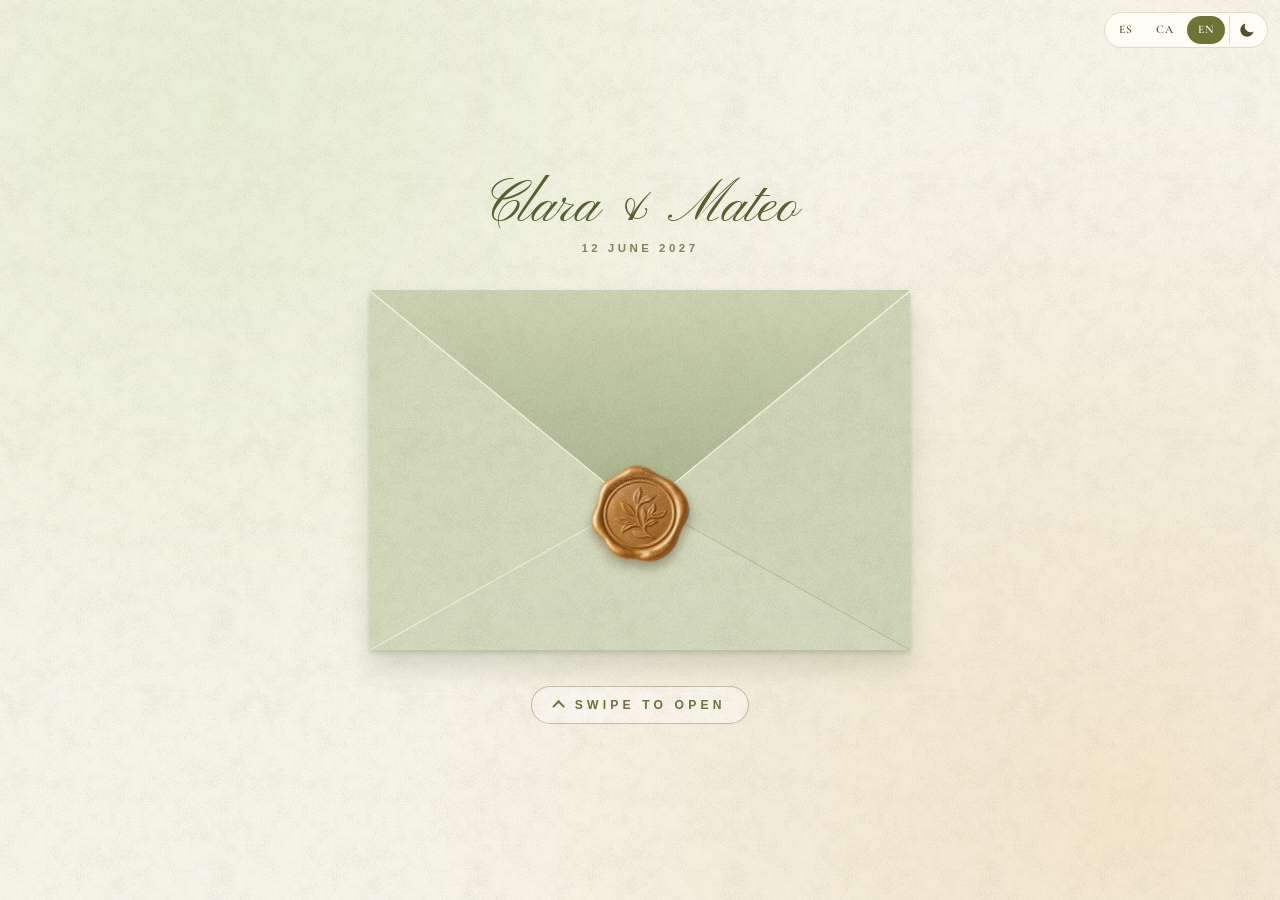
<file: index.html>
<!doctype html><html lang="es"><head><meta charset="utf-8"><meta name="robots" content="noindex"><meta http-equiv="refresh" content="0; url=d5/"><title>Clara &amp; Mateo</title><script>location.replace("d5/")</script></head><body><a href="d5/">Entrar</a></body></html>
</file>
<file: shared/form.css>
/* Estilos del formulario compartidos. Cada diseño define las variables --ink --accent --line --field --paper */
form{text-align:left;display:grid;gap:1rem}
form label{display:grid;gap:.3rem;font-weight:500}
form label small{font-weight:400;opacity:.7}
form input:not([type=radio]),form textarea,form select{font:inherit;padding:.7rem .85rem;border:1px solid var(--line);border-radius:var(--r,3px);background:var(--field);color:var(--ink);width:100%}
form input:focus,form textarea:focus,form select:focus{outline:2px solid var(--accent);outline-offset:1px}
fieldset{border:0;padding:0;margin:0;display:grid;gap:.35rem}
legend{font-weight:500;margin-bottom:.3rem;padding:0}
.opt{display:flex!important;align-items:center;gap:.6rem;font-weight:400!important;padding:.55rem .8rem;border:1px solid var(--line);border-radius:var(--r,3px);background:var(--field)}
.opt input{accent-color:var(--accent);width:1.1rem;height:1.1rem}
.opt:has(input:checked){border-color:var(--accent);box-shadow:inset 0 0 0 1px var(--accent)}
.sub{font-size:1.5rem;margin:1rem 0 0;color:var(--accent)}
.person{border:1px solid var(--line);padding:1rem;border-radius:var(--r,3px);display:grid;gap:.6rem;margin-bottom:.8rem;background:var(--paper)}
.person h4{margin:0}
.kid{display:grid;grid-template-columns:2fr 1fr;gap:.5rem;margin-bottom:.5rem}
.error{color:#b04545;min-height:1.2em;margin:0}
.deadline.closed{color:#b04545;font-weight:600}
.thanks{padding:2rem 1rem;border:1px solid var(--accent);border-radius:var(--r,3px);background:var(--field);text-align:center}
.thanks .script{font-size:2.6rem;margin:0}
.small{font-size:.92rem;opacity:.75}
[hidden]{display:none!important}
</file>
<file: d5/styles.css>
:root{--bg:#FFFDF8;--cream:#FBEBD6;--sage:#DCE5C8;--peach:#F3D7A8;--terra:#D68B62;--olive:#7C8238;--ink:#4C5230;--soft:#7b7f63;--line:#e4d9c3;--accent:#6E7436;--field:#FFFEFB;--paper:#FBF3E4;--r:14px}
*{box-sizing:border-box}html{scroll-behavior:smooth;-webkit-tap-highlight-color:transparent}
body{margin:0;font-family:'Cormorant Garamond',Georgia,serif;font-size:19px;line-height:1.55;color:var(--ink);background:var(--bg);overflow-x:hidden}
body.locked{overflow:hidden}
h1,h2,h3{margin:0;font-weight:400}.script{font-family:'Pinyon Script',cursive;font-weight:400;color:var(--terra)}
.eyebrow{text-transform:uppercase;letter-spacing:.28em;font-size:.76rem;margin:.3rem 0 1.4rem;color:var(--soft)}
.sr{position:absolute;width:1px;height:1px;overflow:hidden;clip:rect(0 0 0 0)}

.music{position:fixed;left:14px;bottom:14px;z-index:20;width:42px;height:42px;border-radius:50%;border:0;background:var(--accent);color:#fff;font-size:1.05rem;cursor:pointer;box-shadow:0 4px 14px #0003}
body.locked .music{display:none}

/* portada */
.hero{position:relative;min-height:100svh;display:flex;flex-direction:column;align-items:center;justify-content:center;text-align:center;padding:2rem 0 5rem;background:#fff}
.banner{display:block;width:100%;max-width:62rem;height:auto}
.welcome{font-style:italic;font-size:1.3rem;max-width:24rem;margin:1rem 1.2rem 0;color:var(--ink)}
.cue{position:absolute;right:14px;bottom:14px;width:42px;height:42px;border-radius:50%;background:var(--sage);color:var(--ink);display:grid;place-items:center;text-decoration:none;font-size:1.2rem;animation:bob 2s ease-in-out infinite}
@keyframes bob{50%{transform:translateY(6px)}}@media(prefers-reduced-motion:reduce){.cue{animation:none}}

/* cuenta atrás */
.count{text-align:center;padding:4rem 1.2rem;background:radial-gradient(circle at 8% 0%,#F3D7A88c,transparent 45%),radial-gradient(circle at 95% 100%,#BCD0E08c,transparent 45%),var(--sage);color:var(--ink)}
.count .eyebrow{color:var(--ink);opacity:.75;margin:.6rem 0}
.countdown{display:grid;grid-template-columns:repeat(4,1fr);gap:.5rem;max-width:28rem;margin:1.2rem auto}
.countdown div{padding:.9rem 0;background:#ffffffa6;border-radius:var(--r);box-shadow:0 6px 18px #5c6a3a1f}
.countdown b{display:block;font-weight:500;font-size:2.3rem;line-height:1.1;color:var(--accent)}
.countdown span{font-size:.62rem;text-transform:uppercase;letter-spacing:.16em;color:var(--soft)}
.count h2{font-size:3.2rem;color:var(--terra)}

.sec{padding:4.5rem 1.2rem;text-align:center}.sec>*{max-width:44rem;margin-left:auto;margin-right:auto}
.sec.tint{background:radial-gradient(circle at 100% 0%,#F3D7A866,transparent 50%),radial-gradient(circle at 0% 100%,#D6E5EB88,transparent 50%),var(--cream)}
.sec h2,.rsvp h2{font-size:3.1rem}
.arches{display:grid;gap:1.6rem;max-width:25rem!important;margin-bottom:1.6rem!important}
@media(min-width:820px){.arches{max-width:46rem!important;grid-template-columns:1fr 1fr}}
.arch-card{background:#fff;border-radius:999px 999px 18px 18px/170px 170px 18px 18px;padding:4.4rem 1.4rem 2.2rem;box-shadow:0 14px 34px #7c82381f;position:relative;display:flex;flex-direction:column;align-items:center}
.arch-card::before{content:"";position:absolute;inset:9px;border:1px solid var(--terra);border-radius:999px 999px 12px 12px/162px 162px 12px 12px;opacity:.45;pointer-events:none}
.arch-card h3{font-size:2.4rem;color:var(--terra)}.venue{text-transform:uppercase;letter-spacing:.14em;font-size:1.02rem;margin:.4rem 0 .1rem;font-weight:500}
.arch-card p{margin:.15rem 0}.when{font-size:2rem;color:var(--accent);margin:.5rem 0 .2rem!important}
.arch-card .btn{margin-top:auto}.arch-card p:last-of-type{margin-bottom:1.2rem}
.btn{display:inline-block;background:var(--accent);color:#fff;padding:.8rem 1.9rem;border:0;border-radius:99px;text-transform:uppercase;letter-spacing:.2em;font:inherit;font-size:.76rem;font-weight:600;text-decoration:none;cursor:pointer}
.btn.ghost{background:transparent;color:var(--accent);border:1px solid var(--accent)}.btn:disabled{opacity:.5}
.tl{list-style:none;margin:2rem auto 0;padding:0;position:relative;max-width:26rem}
.tl::before{content:"";position:absolute;left:50%;top:0;bottom:0;border-left:1px solid var(--terra)}
.tl li{position:relative;display:flex;flex-direction:column;width:50%;padding:.2rem 1.6rem 1.6rem}
.tl li:nth-child(odd){text-align:right;align-items:flex-end}.tl li:nth-child(even){margin-left:50%;text-align:left}
.tl li::before{content:"";position:absolute;top:.7rem;width:9px;height:9px;border-radius:50%;background:var(--terra)}
.tl li:nth-child(odd)::before{right:-5px}.tl li:nth-child(even)::before{left:-5px}
.tl b{font-weight:500;letter-spacing:.12em;font-size:1.05rem}.tl span{font-family:'Pinyon Script';font-size:1.9rem;color:var(--accent)}
.gal{display:grid;grid-template-columns:repeat(2,1fr);gap:.6rem;max-width:44rem!important}
.gal img{width:100%;aspect-ratio:3/4;object-fit:cover;border-radius:var(--r)}.gal img:nth-child(3n+1){grid-column:span 2;aspect-ratio:16/10}

/* dress code y regalos */
.dresswrap,.giftwrap{max-width:30rem!important}
.people{display:block;width:100%;height:auto;margin-bottom:-2px;position:relative;z-index:1}
.gift{display:block;width:120px;margin:0 auto -6px;position:relative;z-index:1}
.dresscard{background:#fff;border-radius:26px;padding:2rem 1.4rem;box-shadow:0 14px 34px #7c82381f;position:relative}
.dresswrap .dresscard{border-top-left-radius:26px}
.dresscard h3{font-family:'Cormorant Garamond',serif;font-size:1.6rem;letter-spacing:.14em;text-transform:uppercase;margin-bottom:.4rem}
.dresscard p{margin:.5rem 0}.avoid-t{font-style:italic;color:var(--soft);font-size:1.02rem}
.swatches{display:flex;justify-content:center;gap:.7rem;flex-wrap:wrap;margin-top:1rem}
.swatches i{width:3rem;height:3rem;border-radius:50%;border:2px solid #fff;box-shadow:0 2px 8px #0002;position:relative}
.swatches i::after{content:"";position:absolute;left:12%;right:12%;top:50%;height:1px;background:linear-gradient(90deg,transparent,#B8933F 20%,#B8933F 80%,transparent);transform:rotate(-45deg);opacity:.95;filter:drop-shadow(0 0 1px #fffa)}
.iban{font-size:1.45rem;letter-spacing:.08em;word-break:break-all;color:var(--accent)}

/* confirmación */
.rsvp{background:radial-gradient(circle at 0% 0%,#F3D7A866,transparent 45%),radial-gradient(circle at 100% 100%,#D6E5EB99,transparent 45%),var(--sage);padding:4.5rem 1.2rem;text-align:center}
.rsvp>*{max-width:34rem;margin-left:auto;margin-right:auto}.rsvp form{text-align:left}
.busbox{background:#fffdf8;border:1px solid var(--line);border-radius:var(--r);padding:1rem 1.1rem}.busbox p{margin:.3rem 0}
.rsvp form .opt,.rsvp form input,.rsvp form textarea,.rsvp form select{color:var(--ink)}
.rsvp .person{background:#ffffffb3}
.foot{text-align:center;padding:2.5rem 0 3rem;background:#fff}
.foot .script{font-size:2.6rem;margin:.4rem 0 0}.credit{font-size:.82rem;font-style:italic;opacity:.7;margin:.6rem 1rem 0}
.reveal{opacity:0;transform:translateY(26px);transition:opacity 1s,transform 1s}.reveal.in{opacity:1;transform:none}
@media(max-width:640px){.hero{overflow:hidden}.hero .banner{width:168%;max-width:none;flex:none}}
.intro .names{display:flex}
.intro .paper{opacity:.4}


/* ===== sobre apaisado, como el de la invitación ===== */
.intro{position:fixed;inset:0;z-index:30;border:0;padding:0;width:100%;cursor:pointer;color:#6B7240;
 display:flex;flex-direction:column;align-items:center;justify-content:center;gap:clamp(1.4rem,4vh,2.4rem);overflow:hidden;
 background:radial-gradient(circle at 18% 12%,#E9EFD6 0%,transparent 45%),radial-gradient(circle at 88% 90%,#F3E6CC 0%,transparent 50%),#F6F3E8;
 transition:opacity .9s 3s,visibility 0s 3.9s}
.intro.open{opacity:0;visibility:hidden}
.i-top{display:flex;flex-direction:column;align-items:center;gap:.2rem;text-align:center}
.i-top .script{font-size:clamp(2.4rem,7vw,3.6rem);line-height:1.1;color:#6B7240}
.i-top .dt{text-transform:uppercase;letter-spacing:.3em;font-size:.72rem;font-weight:600;color:#7d8460}
.env{--w:min(88vw,540px);position:relative;display:block;width:var(--w);aspect-ratio:1.5;transform:none;perspective:none}
.env>*{position:absolute;display:block}
.e-back{inset:0;background:#BEC5A3;border-radius:3px;box-shadow:0 18px 26px #4a56302e,0 3px 5px #4a563033}
.e-card{left:6%;top:7%;width:88%;aspect-ratio:2;background:#fff;border-radius:2px;box-shadow:0 2px 8px #0002;overflow:hidden;z-index:1;transition:transform 1s cubic-bezier(.3,.7,.2,1) .55s}
.e-card img{display:block;width:100%;height:100%;object-fit:cover}
.e-l,.e-r,.e-b{inset:0;z-index:2;border-radius:3px}
.e-l{background:#C3CAA8;clip-path:polygon(0 0,0 100%,50% 58%)}
.e-r{background:#BFC6A4;clip-path:polygon(100% 0,100% 100%,50% 58%)}
.e-b{background:linear-gradient(180deg,#CBD1B1,#C3C9A8);clip-path:polygon(0 100%,100% 100%,50% 58%)}
.e-folds{inset:0;width:100%;height:100%;z-index:3;pointer-events:none}
.e-paper{inset:0;z-index:4;pointer-events:none;border-radius:3px;background-image:url(../shared/img/papel.png);background-size:256px 256px;opacity:.9}
.e-flap{left:0;top:0;width:100%;height:62%;z-index:5;transform-style:preserve-3d;transform-origin:top;transition:transform .9s cubic-bezier(.5,0,.2,1)}
.e-flap i{position:absolute;inset:0;display:block;clip-path:polygon(0 0,100% 0,50% 100%);backface-visibility:hidden;-webkit-backface-visibility:hidden}
.e-flap .f{background:linear-gradient(180deg,#D4D9BC,#CCD2B3)}
.e-flap .bk{transform:rotateX(180deg);background-color:#D9DFC0;background-image:url("data:image/svg+xml;utf8,<svg xmlns='http://www.w3.org/2000/svg' width='64' height='64'><g fill='none' stroke='%237C8238' stroke-width='.8' opacity='.55'><path d='M10 54 C22 40 34 30 52 10'/><path d='M20 44 C14 40 12 34 14 28 C20 30 24 36 20 44Z' fill='%237C8238' fill-opacity='.18'/><path d='M30 34 C36 34 42 30 44 24 C38 22 32 26 30 34Z' fill='%237C8238' fill-opacity='.18'/><path d='M40 24 C34 22 30 16 32 10 C38 12 42 18 40 24Z' fill='%237C8238' fill-opacity='.18'/></g></svg>");background-size:56px 56px}
.e-flap::after{content:"";position:absolute;inset:0;clip-path:polygon(0 0,100% 0,50% 100%);background-image:url(../shared/img/papel.png);background-size:256px 256px;opacity:.9;backface-visibility:hidden;pointer-events:none}
.seal{--sw:calc(var(--w)*.27);position:absolute;left:50%;bottom:0;width:var(--sw);aspect-ratio:1.04;transform:translate(-50%,52%);backface-visibility:hidden;-webkit-backface-visibility:hidden;filter:drop-shadow(0 6px 6px #3d2a0c66)}
.seal img{display:block;width:100%;height:100%}
.seal b{position:absolute;left:50%;top:49%;transform:translate(-50%,-50%);display:flex;align-items:center;white-space:nowrap;font-family:'Pinyon Script',cursive;font-weight:400;font-size:calc(var(--sw)*.5);line-height:1;color:#17130b;text-shadow:0 1px 0 #ffe8a066,0 -1px 0 #00000033}
.seal .lj{margin-right:-.12em}.seal .lm{margin-left:-.02em}
.tap{text-transform:uppercase;letter-spacing:.34em;font-size:.76rem;font-weight:600;color:#6B7240;border:1px solid #6B724066;padding:.7rem 1.4rem;border-radius:99px;background:#ffffff66;white-space:nowrap;animation:pulse 2.6s ease-in-out infinite}
@keyframes pulse{50%{background:#ffffffaa;transform:translateY(-3px)}}
@media(prefers-reduced-motion:reduce){.tap{animation:none}}
.intro.open .e-flap{transform:rotateX(180deg)}
.intro.open .e-card{transform:translateY(-46%)}
.intro.open .tap,.intro.open .i-top{opacity:0;transition:opacity .4s}
.e-paper{clip-path:polygon(0 0,50% 58%,100% 0,100% 100%,0 100%)}

.seal{--sw:calc(var(--w)*.185);width:var(--sw);aspect-ratio:420/410;transform:translate(-50%,50%) rotate(-7deg)}

/* sobre: solapa más oscura con degradado y borde crema; lados y base más claros */
.e-l{background:#D3D9B9}.e-r{background:#CED5B4}.e-b{background:linear-gradient(180deg,#D9DEC1,#D2D8BA)}
.e-flap .f{background:linear-gradient(180deg,#C9D0AD 0%,#B5BE98 55%,#A3AE85 100%)}
.e-flap .edge{position:absolute;left:0;top:0;width:100%;height:100%;backface-visibility:hidden;-webkit-backface-visibility:hidden;pointer-events:none}

/* pie con la iglesia, como en la invitación */
.foot{padding:3.5rem 0 0;background:#fff;text-align:center;overflow:hidden}
.foot .script{font-size:3rem;margin:0}
.foot .dtf{text-transform:uppercase;letter-spacing:.34em;font-size:.76rem;margin:.4rem 0 0;color:var(--soft)}
.church{max-width:640px;margin:1.6rem auto 0;-webkit-mask-image:linear-gradient(180deg,transparent 0,#000 30%);mask-image:linear-gradient(180deg,transparent 0,#000 30%)}
.church img{display:block;width:100%;height:auto}
.foot .credit{margin:0;padding:1rem 1rem 1.2rem;background:var(--sage);color:var(--ink);opacity:1;font-size:.85rem}

/* ilustraciones de muestra (solo local) */
body.demo-ilus .busbox{background:#E8E6D9}
.demo-bus{display:block;width:62%;max-width:240px;height:auto;margin:0 auto .8rem}


/* invitados (ilustración propia, PNG transparente) */
.dresswrap{max-width:44rem!important}
.guests{display:block;width:100%;height:auto;margin-bottom:-14px;position:relative;z-index:1}
.dresswrap .dresscard{position:relative;z-index:2;max-width:34rem;margin:0 auto}

.dresswrap{max-width:34rem!important}
.guests{width:min(86%,440px);margin:0 auto -12px}

.giftwrap .gift{width:min(48%,170px);height:auto;margin:0 auto -18px;filter:drop-shadow(0 6px 10px #6b4a2a22)}

/* solapa abierta: apunta hacia arriba y queda DETRÁS de la tarjeta */
.e-flap .bk{clip-path:polygon(0 100%,100% 100%,50% 0)}
@keyframes flapz{0%,49%{z-index:5}50%,100%{z-index:0}}
.intro.open .e-flap{animation:flapz .9s forwards}

/* el sobre se adapta a la altura de la ventana y baja al abrir, para que la solapa abierta no se corte */
.env{--w:min(88vw,540px,calc((100svh - 190px)*1.5));transition:transform .9s cubic-bezier(.5,0,.2,1)}
.intro.open .env{transform:translateY(var(--dy,0px)) scale(var(--s,1));transform-origin:50% 0}

/* ===== colores: títulos en verde oliva oscuro, detalles dorados ===== */
:root{--terra:#B8933F;--gold:#B8933F;--head:#566030}
.script{color:var(--head)}
.arch-card h3,.count h2,.i-top .script{color:var(--head)}
.tl span{color:var(--head)}
.swatches i.white{box-shadow:0 0 0 1px #cfc8b2}
.swatches i{border-color:#fff;box-shadow:0 0 0 1px #d9d2bd,0 2px 8px #0002}

/* ===== formulario por pasos ===== */
.wiz-top{display:grid;gap:.5rem;justify-items:center;text-align:center;margin-bottom:.4rem}
#wizLbl{text-transform:uppercase;letter-spacing:.18em;font-size:.72rem;font-weight:600;color:var(--soft)}
.wiz-dots{display:flex;gap:.45rem}.wiz-dots i{width:.55rem;height:.55rem;border-radius:50%;background:#ffffff99;border:1px solid var(--gold);transition:all .4s}
.wiz-dots i.done{background:var(--gold)}.wiz-dots i.cur{background:var(--head);border-color:var(--head);transform:scale(1.35)}
.rsvp .step{display:none;gap:1rem;background:#ffffff8c;border-radius:var(--r);padding:1.4rem 1.2rem}
.rsvp form{overflow-x:clip}
.rsvp .step.on{display:grid;animation:stepInF .45s cubic-bezier(.25,.8,.25,1)}
form[data-dir=back] .step.on{animation-name:stepInB}
.rsvp .step.on.out{animation:stepOutF .26s ease-in forwards}
form[data-dir=back] .step.on.out{animation-name:stepOutB}
@keyframes stepInF{from{opacity:0;transform:translateX(60px)}to{opacity:1;transform:none}}
@keyframes stepInB{from{opacity:0;transform:translateX(-60px)}to{opacity:1;transform:none}}
@keyframes stepOutF{to{opacity:0;transform:translateX(-60px)}}
@keyframes stepOutB{to{opacity:0;transform:translateX(60px)}}
@media(prefers-reduced-motion:reduce){.rsvp .step.on{animation:none}}
.rsvp .step .sub{margin:0;text-align:center;font-family:'Pinyon Script',cursive;font-weight:400;font-size:2.2rem;color:var(--head)}
.rsvp .step .small{margin:0;text-align:center}
.rsvp #yes:not([hidden]){display:contents}
.wiz-nav{display:flex;gap:.8rem;justify-content:center;flex-wrap:wrap}
/* quiz estable: los botones quedan fijos abajo y todos los pasos tienen una altura parecida */
.wiz-bar{position:sticky;bottom:0;z-index:20;margin-top:.6rem;padding:.7rem 0 calc(.7rem + env(safe-area-inset-bottom))}
.wiz-bar.stuck{background:linear-gradient(to top,var(--sage) 65%,transparent)}
.wiz-bar .error{margin:0 0 .45rem;text-align:center;min-height:1.2em}
.rsvp .step{align-content:start}
.music{left:auto;right:14px;bottom:auto;top:calc(14px + env(safe-area-inset-top))}

/* hueco para fotos (solo local) */
.gal .ph{display:flex;flex-direction:column;align-items:center;justify-content:center;gap:.2rem;aspect-ratio:3/4;border:1.5px dashed var(--gold);border-radius:var(--r);background:#ffffff99;color:var(--head);font-size:1.1rem}
.gal .ph small{font-size:.8rem;opacity:.7}

/* galería en carrusel deslizable */
#galeria.g-carrusel .gal{display:flex;gap:.9rem;overflow-x:auto;scroll-snap-type:x mandatory;-webkit-overflow-scrolling:touch;scrollbar-width:none;max-width:none!important;padding:.4rem 11% 1rem;margin:0 -1.2rem}
#galeria.g-carrusel .gal::-webkit-scrollbar{display:none}
#galeria.g-carrusel .gal img,#galeria.g-carrusel .gal .ph{flex:0 0 78%;max-width:22rem;aspect-ratio:4/5!important;grid-column:auto!important;scroll-snap-align:center;object-fit:cover;border-radius:18px;box-shadow:0 14px 30px #7c82381f;border:6px solid #fff}
#galeria.g-carrusel .gal .ph{border:1.5px dashed var(--gold);box-shadow:none}
@media(min-width:820px){#galeria.g-carrusel .gal{justify-content:safe center;padding:.4rem 1rem 1rem;margin:0 auto}#galeria.g-carrusel .gal img,#galeria.g-carrusel .gal .ph{flex-basis:20rem}}
#galeria:not(.g-carrusel) .gdots{display:none}
.gdots{display:flex;gap:.45rem;justify-content:center;margin-top:.4rem}
.gdots i{width:.5rem;height:.5rem;border-radius:50%;border:1px solid var(--gold);cursor:pointer;transition:all .3s}
.gdots i.cur{background:var(--head);border-color:var(--head);transform:scale(1.3)}

/* galería en mosaico */
#galeria.g-mosaico .gal{display:grid;grid-template-columns:repeat(2,1fr);gap:.6rem;max-width:36rem!important;overflow:visible;padding:0;margin:0 auto}
#galeria.g-mosaico .gal img,#galeria.g-mosaico .gal .ph{grid-column:auto;width:100%;height:100%;aspect-ratio:3/4;object-fit:cover;border-radius:14px;border:0;box-shadow:0 10px 24px #7c82381a}
#galeria.g-mosaico .gal>.w{grid-column:span 2;aspect-ratio:16/10}
#galeria.g-mosaico .gal .ph{border:1.5px dashed var(--gold);box-shadow:none}

/* galería en polaroids */
#galeria.g-polaroid .gal{display:flex;flex-wrap:wrap;justify-content:center;gap:1.4rem .9rem;max-width:44rem!important;padding:.8rem 0 1rem;margin:0 auto}
#galeria.g-polaroid .gal img,#galeria.g-polaroid .gal .ph{width:calc(50% - 1.2rem);min-width:9rem;max-width:15rem;aspect-ratio:1/1.12;object-fit:cover;grid-column:auto;border:10px solid #fff;border-bottom-width:40px;border-radius:3px;box-shadow:0 10px 22px #4a56302e,0 2px 4px #4a563022;transition:transform .5s}
#galeria.g-polaroid .gal>:nth-child(4n+1){transform:rotate(-3.5deg)}
#galeria.g-polaroid .gal>:nth-child(4n+2){transform:rotate(2.5deg) translateY(10px)}
#galeria.g-polaroid .gal>:nth-child(4n+3){transform:rotate(1.5deg)}
#galeria.g-polaroid .gal>:nth-child(4n+4){transform:rotate(-2.5deg) translateY(8px)}
#galeria.g-polaroid .gal>:hover{transform:rotate(0) scale(1.04);z-index:2}
#galeria.g-polaroid .gal .ph{background:#fffdf8;border-color:#fff;color:var(--head);outline:1.5px dashed var(--gold);outline-offset:-10px}

/* ilustraciones de acuarela (el blanco del fondo se funde con la sección) */
.orn{display:block;margin:0 auto .2rem;width:clamp(96px,26vw,130px);height:auto}
.orn.car{width:clamp(110px,34vw,150px);margin:0 auto .6rem}
.rsvp>.orn{margin-bottom:.2rem}

.giftwrap .gift.dib{filter:none;width:min(52%,190px)}

.swatches i{border:3px solid #fff;box-shadow:0 0 0 1.5px var(--gold),0 3px 10px #0002}

/* muestras de pintura */
.swatches.chips{display:grid;grid-template-columns:repeat(3,1fr);gap:.7rem .6rem;max-width:22rem;margin:1.2rem auto 0}
@media(min-width:700px){.swatches.chips{grid-template-columns:repeat(6,1fr);max-width:30rem}}
.chip{margin:0;background:#fff;border:1px solid #e6dcc6;border-radius:6px;padding:.4rem .4rem .5rem;box-shadow:0 5px 14px #7c82381a}
.chip span{display:block;height:3.6rem;border-radius:3px;box-shadow:inset 0 0 0 1px #0000000f}
.chip figcaption{margin-top:.4rem;font-size:.7rem;line-height:1.15;text-transform:uppercase;letter-spacing:.1em;color:var(--soft);min-height:2.3em;display:flex;align-items:center;justify-content:center;text-align:center}

/* programa del día animado */
.tl.anim::before{opacity:.25}
.tl.anim::after{content:"";position:absolute;left:50%;top:0;bottom:0;border-left:1.5px solid var(--gold);transform:scaleY(var(--p,0));transform-origin:top;pointer-events:none}
.tl.anim li{opacity:0;transform:translateY(22px);transition:opacity .7s,transform .7s cubic-bezier(.25,.8,.25,1)}
.tl.anim li.in{opacity:1;transform:none}
.tl.anim li::before{transform:scale(0);transition:transform .5s cubic-bezier(.3,1.6,.5,1) .15s;background:var(--gold)}
.tl.anim li.in::before{transform:scale(1)}
.tl.anim li:nth-child(odd){transform:translate(-22px,10px)}.tl.anim li:nth-child(even){transform:translate(22px,10px)}
.tl.anim li.in:nth-child(n){transform:none}

/* fotos: aparición escalonada */
#galeria.g-polaroid .gal>*{--r:0deg;--ty:0px;transform:rotate(var(--r)) translateY(var(--ty))}
#galeria.g-polaroid .gal>:nth-child(4n+1){--r:-3.5deg}
#galeria.g-polaroid .gal>:nth-child(4n+2){--r:2.5deg;--ty:10px}
#galeria.g-polaroid .gal>:nth-child(4n+3){--r:1.5deg}
#galeria.g-polaroid .gal>:nth-child(4n+4){--r:-2.5deg;--ty:8px}
#galeria.g-polaroid .gal>:hover{transform:rotate(0) scale(1.05)}
#galeria.gal-anim .gal>*{transition:opacity .9s ease var(--d,0s),transform 1s cubic-bezier(.2,.9,.3,1.15) var(--d,0s),box-shadow .4s}
#galeria.gal-anim.g-polaroid .gal>*:not(.in){opacity:0;transform:translateY(-80px) rotate(calc(var(--r)*4)) scale(1.08)}
#galeria.gal-anim.g-mosaico .gal>*:not(.in){opacity:0;transform:translateY(36px) scale(.94)}
#galeria.g-mosaico .gal>img{cursor:zoom-in}#galeria.g-polaroid .gal>img{cursor:zoom-in}
#galeria.gal-anim .gal>.in:hover{transition-delay:0s}
.lightbox{position:fixed;inset:0;z-index:60;background:#1e2412e6;display:grid;place-items:center;padding:1rem;cursor:zoom-out;animation:lb .3s}
@keyframes lb{from{opacity:0}}
.lightbox img{max-width:100%;max-height:92vh;border-radius:6px;box-shadow:0 20px 60px #0008}
.lightbox button{position:absolute;top:12px;right:14px;width:42px;height:42px;border-radius:50%;border:0;background:#ffffff26;color:#fff;font-size:1.8rem;line-height:1;cursor:pointer}

/* frase de bienvenida: se oscurece al bajar, con pétalos cayendo */
.frase{height:135svh;background:#fff;position:relative}
.frase.static{height:auto;padding:5rem 0}
.frase-in{position:sticky;top:0;height:100svh;overflow:hidden;display:flex;flex-direction:column;align-items:center;justify-content:center;gap:1.6rem;padding:0 1.6rem;text-align:center}
.frase.static .frase-in{position:static;height:auto}
.frase .welcome{position:relative;z-index:1;font-family:'Cormorant Garamond',serif;font-style:italic;font-weight:500;font-size:clamp(2.5rem,10.5vw,4.4rem);line-height:1.16;max-width:30rem;margin:0;color:var(--head);text-wrap:balance}
.frase .wd{display:inline-block;opacity:.16;will-change:opacity}
.frase.static .wd{opacity:1}
.frase-line{position:relative;z-index:1;display:block;width:4.5rem;height:1px;background:var(--gold);transform:scaleX(var(--ln,0));opacity:.9}
.frase.static .frase-line{transform:none}
.petals{position:absolute;inset:0;z-index:0;pointer-events:none;overflow:hidden}
.petals i{position:absolute;top:0;display:block;background-size:100% 100%;background-repeat:no-repeat;will-change:transform,translate;
 animation:petalFall linear infinite,petalSpin linear infinite,petalFlip ease-in-out infinite alternate,petalSway ease-in-out infinite alternate}
@keyframes petalFall{from{translate:0 -12vh}to{translate:0 112vh}}
@keyframes petalSpin{from{rotate:0deg}to{rotate:360deg}}
@keyframes petalFlip{from{scale:1 1}to{scale:.4 1}}
@keyframes petalSway{from{transform:translateX(calc(var(--dx,20px)*-1))}to{transform:translateX(var(--dx,20px))}}



/* programa del día con la hora fija */
#timeline.pinned{padding:0;position:relative}
#timeline.pinned #tl{display:none}
.pd-in{position:sticky;top:0;height:100svh;display:flex;flex-direction:column;align-items:center;justify-content:center;padding:0 1.2rem;text-align:center}
.pd-in .eyebrow{margin-bottom:1rem}
.pd-stage{position:relative;width:100%;max-width:30rem;height:min(46svh,16rem);margin:1rem 0 1.6rem}
.pd-item{position:absolute;inset:0;display:flex;flex-direction:column;align-items:center;justify-content:center;gap:.4rem;opacity:0;transform:translateY(34px) scale(.97);transition:opacity .55s ease,transform .7s cubic-bezier(.25,.8,.25,1);pointer-events:none}
.pd-item.on{opacity:1;transform:none}
.pd-item.past{transform:translateY(-34px) scale(.97)}
.pd-item b{font-family:'Cormorant Garamond',serif;font-weight:500;font-size:clamp(3.6rem,17vw,5.6rem);line-height:1;letter-spacing:.04em;color:var(--gold)}
.pd-item span{font-family:'Pinyon Script',cursive;font-size:clamp(2.6rem,11vw,3.8rem);line-height:1.2;color:var(--head)}
.pd-dots{display:flex;align-items:flex-start;justify-content:center;gap:0;width:100%;max-width:28rem;position:relative}
.pd-dots i{flex:1;display:flex;flex-direction:column;align-items:center;gap:.5rem;position:relative}
.pd-dots i::before{content:"";position:absolute;top:5px;left:-50%;width:100%;height:1px;background:var(--gold);opacity:.3}
.pd-dots i:first-child::before{display:none}
.pd-dots u{width:11px;height:11px;border-radius:50%;border:1px solid var(--gold);background:var(--cream);position:relative;z-index:1;transition:all .4s}
.pd-dots small{font-size:.74rem;letter-spacing:.08em;color:var(--soft);transition:color .4s}
.pd-dots i.done::before,.pd-dots i.on::before{opacity:1}
.pd-dots i.done u{background:var(--gold)}
.pd-dots i.on u{background:var(--head);border-color:var(--head);transform:scale(1.5)}
.pd-dots i.on small{color:var(--head);font-weight:600}

/* galería en arcos: fotos con forma de puerta, escalonadas */
#galeria.g-arcos .gal{display:grid;grid-template-columns:1fr 1fr;gap:1.2rem .9rem;max-width:34rem!important;padding:0 0 2rem;margin:0 auto;overflow:visible}
#galeria.g-arcos .gal img,#galeria.g-arcos .gal .ph{grid-column:auto;width:100%;aspect-ratio:3/4.3;height:auto;object-fit:cover;border:0;border-radius:999px 999px 10px 10px;box-shadow:0 0 0 5px #fff,0 0 0 6px #B8933F99,0 14px 28px #7c82381f}
#galeria.g-arcos .gal>:nth-child(even){margin-top:2.4rem;margin-bottom:-2.4rem}
#galeria.g-arcos .gal .ph{background:#fffdf8;box-shadow:0 0 0 5px #fff,0 0 0 6px #B8933F99}

/* galería de marcos: paspartú blanco y fino filete dorado, como una pared de galería */
#galeria.g-marcos .gal{display:grid;grid-template-columns:repeat(2,1fr);gap:1.1rem;max-width:36rem!important;padding:.4rem .4rem 0;margin:0 auto;overflow:visible}
#galeria.g-marcos .gal img,#galeria.g-marcos .gal .ph{grid-column:auto;width:100%;height:100%;aspect-ratio:4/5;object-fit:cover;border:11px solid #fff;border-radius:1px;outline:1px solid #B8933F;outline-offset:5px;box-shadow:0 12px 26px #4a56302a}
#galeria.g-marcos .gal>.w{grid-column:span 2;aspect-ratio:3/2}
#galeria.g-marcos .gal .ph{background:#fffdf8}
#galeria.g-arcos .gal>img,#galeria.g-marcos .gal>img{cursor:zoom-in}
#galeria.gal-anim.g-arcos .gal>*:not(.in){opacity:0;transform:translateY(40px) scale(.95)}
#galeria.gal-anim.g-marcos .gal>*:not(.in){opacity:0;transform:scale(1.06)}

/* galería parallax: dos columnas que se mueven a distinto ritmo */
#galeria.g-parallax .gal{display:grid;grid-template-columns:1fr 1fr;gap:3.2rem 1rem;max-width:34rem!important;padding:1rem 0 4rem;margin:0 auto;overflow:visible}
#galeria.g-parallax .gal img,#galeria.g-parallax .gal .ph{grid-column:auto;width:100%;height:auto;aspect-ratio:3/4;object-fit:cover;border:0;border-radius:14px;box-shadow:0 16px 34px #4a56302e;will-change:translate}
#galeria.g-parallax .gal>:nth-child(even){margin-top:4.5rem}
#galeria.g-parallax .gal>img{cursor:zoom-in}
#galeria.gal-anim.g-parallax .gal>*:not(.in){opacity:0;transform:scale(.94)}

/* galería tira de película: cinta oscura con perforaciones, avanza al bajar */
#galeria.g-pelicula .gal{display:flex;gap:12px;overflow-x:auto;scrollbar-width:none;max-width:none!important;margin:0 -1.2rem;padding:34px 22px;
 background:
  repeating-linear-gradient(90deg,#F6F3E8 0 13px,transparent 13px 28px) 0 9px/100% 10px no-repeat local,
  repeating-linear-gradient(90deg,#F6F3E8 0 13px,transparent 13px 28px) 0 calc(100% - 9px)/100% 10px no-repeat local,
  #2f3620;
 box-shadow:0 14px 30px #2f362044}
#galeria.g-pelicula .gal::-webkit-scrollbar{display:none}
#galeria.g-pelicula .gal img,#galeria.g-pelicula .gal .ph{flex:0 0 auto;width:min(46vw,11rem);aspect-ratio:3/4;height:auto;object-fit:cover;grid-column:auto;border:2px solid #1d2214;border-radius:2px;box-shadow:none;cursor:zoom-in}
#galeria.g-pelicula .gal .ph{background:#fffdf8}
@media(min-width:820px){#galeria.g-pelicula .gal{margin:0 auto;max-width:56rem!important}#galeria.g-pelicula .gal img{width:12.5rem}}

/* galería destacada: foto grande + miniaturas */
#galeria.g-destacada .gd-main{position:relative;width:min(88vw,30rem);margin:0 auto .9rem;aspect-ratio:4/5;border-radius:16px;overflow:hidden;box-shadow:0 18px 40px #4a56303a;border:6px solid #fff;cursor:zoom-in;background:#f1eee2}
#galeria.g-destacada .gd-main img{display:block;width:100%;height:100%;object-fit:cover;transition:opacity .35s,transform .6s}
#galeria.g-destacada .gd-main img.sw{opacity:0;transform:scale(1.04)}
.gd-count{position:absolute;right:10px;bottom:10px;background:#1e2412aa;color:#fff;font-size:.72rem;letter-spacing:.14em;padding:.25rem .6rem;border-radius:99px}
#galeria.g-destacada .gal{display:flex;gap:.55rem;overflow-x:auto;scrollbar-width:none;max-width:30rem!important;margin:0 auto;padding:.3rem .2rem .6rem;justify-content:safe center}
#galeria.g-destacada .gal::-webkit-scrollbar{display:none}
#galeria.g-destacada .gal img,#galeria.g-destacada .gal .ph{flex:0 0 auto;width:4.2rem;height:4.2rem;aspect-ratio:1;object-fit:cover;grid-column:auto;border:0;border-radius:10px;opacity:.55;cursor:pointer;transition:opacity .3s,transform .3s,box-shadow .3s}
#galeria.g-destacada .gal img.act{opacity:1;transform:translateY(-3px);box-shadow:0 0 0 2px #fff,0 0 0 3.5px #B8933F}

/* código de vestimenta más compacto en móvil */
@media(max-width:640px){
 #dress.sec{padding:3rem 1.4rem 2.6rem}
 #dress .guests{width:min(70%,300px);margin-bottom:-10px}
 #dress .dresscard{padding:1.7rem 1.6rem 1.6rem;border-radius:20px}
 #dress .dresscard h3{font-size:1.25rem;margin-bottom:.1rem}
 #dress .dresscard p{font-size:1rem;line-height:1.5;margin:.5rem 0}
 #dress .avoid-t{font-size:1rem;line-height:1.5;margin-top:1rem}
 .swatches.chips{gap:.4rem;margin-top:.7rem;max-width:none}
 .chip{padding:.28rem .28rem .32rem;border-radius:5px}
 .chip span{height:1.7rem;border-radius:2px}
 .chip figcaption{margin-top:.25rem;font-size:.56rem;letter-spacing:.07em;min-height:2.15em}
}

/* muestras sin nombre: solo color, en una fila */
.swatches.chips.nocap{grid-template-columns:repeat(6,1fr);max-width:24rem;gap:.45rem}
.swatches.chips.nocap .chip{padding:.3rem}
.swatches.chips.nocap .chip span{height:2.6rem}
@media(max-width:640px){.swatches.chips.nocap .chip span{height:2.2rem}.swatches.chips.nocap .chip{padding:.25rem}}


/* fotos sobre fondo crema, para que el paspartú blanco se note */
#galeria{background:radial-gradient(circle at 0% 0%,#F3D7A83d,transparent 55%),radial-gradient(circle at 100% 100%,#DCE5C84d,transparent 55%),#F6EFE0}

/* hortensias de la portada (acuarela; el blanco se funde con el fondo) */
.hyd{position:absolute;height:auto;pointer-events:none;z-index:0}
.hyd.tr{top:0;right:0;width:min(64vw,460px)}
.hyd.bl{bottom:0;left:0;width:min(62vw,450px)}
.hero>.banner,.hero>.welcome,.hero>.cue{position:relative;z-index:1}
@media(min-width:561px){.hyd.tr{width:clamp(220px,31vw,470px)}.hyd.bl{width:clamp(220px,30vw,450px)}}

/* ramos a sangre (cortados por el borde de la pantalla) */
.hyd.tr{top:-7%;right:-10%;width:min(84vw,42svh,560px)}
.hyd.bl{bottom:0;left:-11%;width:min(84vw,42svh,560px)}
@media(min-width:561px){.hyd.tr{top:-6%;right:-6%;width:min(38vw,46svh,620px)}.hyd.bl{bottom:0;left:-6%;width:min(38vw,46svh,620px)}}

/* dorado: polvo que brilla y adorno bajo la frase */
.petals b{position:absolute;display:block;border-radius:50%;background:radial-gradient(circle,#FFF3C4 0,#F0D48A 35%,#D9B25A 60%,rgba(217,178,90,0) 72%);opacity:0;mix-blend-mode:normal;animation:goldTwinkle ease-in-out infinite,goldDrift ease-in-out infinite alternate}
@keyframes goldTwinkle{0%,100%{opacity:0;transform:scale(.4)}50%{opacity:.95;transform:scale(1)}}
@keyframes goldDrift{from{margin-top:0}to{margin-top:-46px}}
.frase-line{display:flex;align-items:center;justify-content:center;width:7rem;height:1px;background:linear-gradient(90deg,transparent,#B8933F 30%,#B8933F 70%,transparent);transform:scaleX(var(--ln,0))}
.frase-line u{display:block;width:7px;height:7px;background:#D9B25A;transform:rotate(45deg);flex:none;box-shadow:0 0 8px #E7C873}
.frase.static .frase-line{transform:none}

/* dibujos nuevos (más resolución) */
.orn.car{width:clamp(96px,28vw,130px);margin:0 auto .5rem}
.giftwrap .gift.dib{width:min(46%,170px)}
.church{max-width:720px}

/* número de cuenta: sutil, en dos líneas */
.iban.ib{display:flex;flex-direction:column;align-items:center;gap:.15rem;margin:1rem auto .4rem;padding:.9rem 1rem .8rem;max-width:20rem;border:1px solid #B8933F55;border-radius:12px;background:linear-gradient(180deg,#FFFEFB,#FBF6EA);word-break:normal;letter-spacing:0;font-size:1rem}
.ib-lbl{font-size:.62rem;letter-spacing:.3em;text-transform:uppercase;color:var(--soft);margin-bottom:.3rem}
.ib-row{display:block;white-space:nowrap;font-family:'Cormorant Garamond',serif;font-weight:500;font-size:1.5rem;letter-spacing:.14em;line-height:1.35;color:var(--head)}
#copyIban{background:transparent;color:var(--accent);border:1px solid var(--accent);padding:.6rem 1.4rem;font-size:.66rem}
@media(max-width:380px){.ib-row{font-size:1.32rem;letter-spacing:.1em}}

/* número de cuenta oculto hasta que lo tocan */
.ib-toggle{margin-top:.6rem;padding:.7rem 1.5rem;font-size:.68rem}
.ib-toggle .ib-ic{color:#B8933F;font-size:.9rem;margin-right:.25rem}
.ib-reveal{display:grid;grid-template-rows:0fr;opacity:0;transition:grid-template-rows .6s cubic-bezier(.25,.8,.25,1),opacity .5s}
.ib-reveal.open{grid-template-rows:1fr;opacity:1}
.ib-inner{overflow:hidden;min-height:0;display:flex;flex-direction:column;align-items:center}
.ib-reveal .iban.ib{margin-top:.9rem}
@media(prefers-reduced-motion:reduce){.ib-reveal{transition:none}}

/* número de cuenta en una sola línea, ajustado al ancho */
.iban.ib{max-width:none;width:100%;padding:.8rem .5rem .75rem}
.ib-row{font-size:clamp(.95rem,5.2vw,1.45rem)!important;letter-spacing:.06em!important;white-space:nowrap}

.giftwrap .gift.dib{width:min(54%,200px);margin-bottom:-14px}

.rsvp>.orn{width:clamp(120px,34vw,170px)}

.guests{width:min(96%,520px)}
@media(max-width:640px){#dress .guests{width:min(94%,360px);margin-bottom:-6px}}

/* dibujos de cada apartado */
.ico{display:block;margin:0 auto .2rem;height:auto}
.arch-card .ico{width:92px;margin:-.6rem auto .2rem}
.rsvp .step .ico{width:116px;margin-bottom:-.3rem}
.rsvp .step .ico.ico-plato{width:150px}
.count .ico{width:84px;margin:0 auto .5rem}
/* mensaje de gracias dentro del arco de hortensias */
.rsvp .thanks{--w:min(88vw,440px);background:url(../shared/img/ico-arco.png) center/contain no-repeat;border:0;border-radius:0;box-shadow:none;width:var(--w);font-size:calc(var(--w)/20);aspect-ratio:1/1.05;margin:1rem auto 0;padding:6.2em 5em 2.4em;box-sizing:border-box;align-items:center;justify-content:center;text-align:center}
.rsvp .thanks:not([hidden]){display:flex;flex-direction:column}
.rsvp .thanks .script{font-size:1.9em;line-height:1.1;margin:0;color:var(--head)}
.rsvp .thanks p{margin:.4em 0 0;font-size:.95em;line-height:1.35}
.rsvp.done>h2,.rsvp.done>.eyebrow,.rsvp.done>.deadline{display:none}

/* números de línea (todos del mismo alto), como en la invitación */
body,button,input,select,textarea{font-variant-numeric:lining-nums;font-feature-settings:"lnum" 1,"pnum" 1}
.countdown b,.when,.iban,.ib-row,.tl b,.dtf{font-variant-numeric:lining-nums;font-feature-settings:"lnum" 1}

/* desplegable propio (abre hacia abajo) */
.dd{position:relative}.dd-native{display:none!important}
.dd-btn{width:100%;text-align:left;font:inherit;padding:.7rem 2.4rem .7rem .85rem;border:1px solid var(--line);border-radius:var(--r);background:var(--field);color:var(--ink);cursor:pointer;position:relative}
.dd-btn::after{content:"";position:absolute;right:1rem;top:50%;width:.5rem;height:.5rem;border:solid var(--accent);border-width:0 2px 2px 0;transform:translateY(-70%) rotate(45deg);transition:transform .2s}
.dd.open .dd-btn{outline:2px solid var(--accent);outline-offset:1px}.dd.open .dd-btn::after{transform:translateY(-30%) rotate(225deg)}
.dd-list{position:absolute;left:0;right:0;top:calc(100% + .35rem);z-index:30;margin:0;padding:.3rem;list-style:none;background:var(--field);border:1px solid var(--line);border-radius:var(--r);box-shadow:0 12px 30px #7c82382e}
.dd-list li{padding:.6rem .8rem;border-radius:calc(var(--r) - 4px);cursor:pointer}
.dd-list li:hover{background:var(--paper)}.dd-list li.sel{color:var(--accent);font-weight:600;background:var(--paper)}

#wizNote{text-align:center;max-width:34rem;margin:0 auto}

/* formulario estático: los pasos solo se desvanecen, sin desplazarse, y no se arrastra en horizontal */
.rsvp form{touch-action:pan-y}
@keyframes stepInF{from{opacity:0}to{opacity:1}}
@keyframes stepInB{from{opacity:0}to{opacity:1}}
@keyframes stepOutF{to{opacity:0}}
@keyframes stepOutB{to{opacity:0}}

/* al terminar: la sección ocupa toda la pantalla y el arco queda centrado, sin que asomen las fotos */
.rsvp.done{min-height:100svh;display:flex;flex-direction:column;justify-content:center;box-sizing:border-box;padding-top:2rem;padding-bottom:2rem}

/* firma del pie: franja verde pegada a la iglesia, con espacio debajo para los botones flotantes */
.foot{padding:3rem 0 0}
.foot .signbar{margin-top:-2.4rem;position:relative;z-index:0;background:var(--sage);padding:1.4rem 1rem calc(6.5rem + env(safe-area-inset-bottom))}
.foot .sign{display:inline-block;white-space:pre-line;font-family:'Pinyon Script',cursive;font-size:clamp(1.4rem,5.6vw,1.9rem);line-height:1.25;color:var(--ink);text-wrap:balance}
.foot.anim .sign{opacity:0;transform:translateY(26px);transition:opacity 1s ease .1s,transform 1.1s cubic-bezier(.2,.8,.2,1) .1s}
.foot.anim.show .sign{opacity:1;transform:none}

/* sobre: la perspectiva 3D solo se activa al abrir, y cada capa del cuerpo va en su propia capa de la GPU
   (evita que el cuerpo del sobre no se pinte al recargar en Safari/Chrome de iPhone) */
.intro.open .env{perspective:1600px}
.e-back,.e-card,.e-l,.e-r,.e-b,.e-folds,.e-paper{-webkit-transform:translateZ(0);transform:translateZ(0)}
.e-card{transform:translateZ(0)}
.intro.open .e-card{transform:translateY(-46%) translateZ(0)}

/* pantalla de revisión antes de enviar */
.rv{display:grid;gap:.7rem;text-align:left}
.rv-sec{background:#ffffffcc;border-radius:14px;padding:.75rem 1rem .8rem}
.rv-h{display:flex;justify-content:space-between;align-items:center;gap:.6rem;margin-bottom:.3rem}
.rv-h span{text-transform:uppercase;letter-spacing:.16em;font-size:.68rem;font-weight:600;color:var(--soft)}
.rv-edit{background:none;border:0;padding:.35rem .2rem;font:inherit;font-size:.92rem;color:var(--accent);text-decoration:underline;cursor:pointer}
.rv-sec p{margin:.15rem 0;font-size:1rem;line-height:1.35}
.rv-sec p span{color:var(--soft);margin-right:.35rem}
/* los dos botones del quiz caben siempre en una sola fila */
.wiz-bar .wiz-nav{flex-wrap:nowrap;gap:.6rem}
.wiz-bar .btn{padding:.8rem 1.1rem;letter-spacing:.12em;white-space:nowrap}

/* mientras escribes (teclado abierto) los botones dejan de estar fijos para no quitar sitio al campo */
form.kb .wiz-bar{position:static;background:none}

/* ===== PRUEBA: el sobre se abre al ritmo del dedo (--p de 0 a 1) ===== */
.intro{touch-action:none;-webkit-user-select:none;user-select:none;-webkit-touch-callout:none}
.intro.scrub .env{transition:none;transform:translateY(calc(var(--dy,0px)*var(--p,0))) scale(calc(1 + (var(--s,1) - 1)*var(--p,0)));transform-origin:50% 0}
.intro.scrub.moving .env{perspective:1600px}
.intro.scrub .e-flap{transition:none;animation:none;transform:rotateX(calc(var(--p,0)*180deg))}
.intro.scrub .e-card{transition:none;transform:translateY(calc(var(--c,0)*-46%)) translateZ(0)}
.intro.scrub .tap,.intro.scrub .i-top{animation:none;opacity:calc(1 - var(--p,0)*2.4)}
.intro.scrub.done{opacity:0;visibility:hidden;transition:opacity .8s .6s,visibility 0s 1.4s}
.tap::before{content:"";display:inline-block;width:.45rem;height:.45rem;margin-right:.7rem;border:solid currentColor;border-width:2px 0 0 2px;transform:translateY(.12rem) rotate(45deg);animation:upHint 1.6s ease-in-out infinite}
@keyframes upHint{0%,100%{transform:translateY(.3rem) rotate(45deg);opacity:.35}50%{transform:translateY(-.05rem) rotate(45deg);opacity:1}}

/* botón flotante: lleva directo a confirmar asistencia (se oculta al llegar al formulario) */
.go-rsvp{position:fixed;left:50%;bottom:calc(16px + env(safe-area-inset-bottom));transform:translateX(-50%);z-index:25;background:var(--accent);color:#fff;border-radius:99px;padding:.85rem 1.5rem;text-transform:uppercase;letter-spacing:.14em;font-size:.72rem;font-weight:600;text-decoration:none;white-space:nowrap;box-shadow:0 8px 22px #0003;animation:goIn .5s ease both}
.go-rsvp[hidden]{display:none}
body.locked .go-rsvp{display:none}
@keyframes goIn{from{opacity:0;transform:translate(-50%,12px)}to{opacity:1;transform:translate(-50%,0)}}
.music{z-index:40}
/* la tarjeta no se asoma por la rendija al abrir la solapa: aparece cuando ya empieza a subir */
.intro.scrub .e-card{opacity:calc((var(--p,0) - .36)*30)}

/* Textura de papel acuarela muy sutil sobre todo el contenido (la clase .papel se pone en el <head>) */
html.papel #site{position:relative}
html.papel #site::after{content:"";position:absolute;inset:0;z-index:3;pointer-events:none;background:url(../shared/img/papel-grano.png) 0 0/256px 256px repeat}
/* el grano también en la entrada (fondo y sobre) */
html.papel .intro::after{content:"";position:absolute;inset:0;z-index:6;pointer-events:none;background:url(../shared/img/papel-grano.png) 0 0/256px 256px repeat}
html.papel .e-paper{background-image:url(../shared/img/papel-grano.png),url(../shared/img/papel.png);background-size:256px 256px,256px 256px}
/* el título (y la J con su rabito) se va antes de que la solapa suba y lo tape */
.intro.scrub .i-top{opacity:calc(1 - var(--p,0)*12);transform:translateY(calc(var(--p,0)*-36px))}
/* Safari: el rabito de la J sobresale de la caja del texto y no se desvanecía con el resto; se amplía la caja (sin mover nada) */
.i-top{padding:.8rem 1.4rem 1.2rem;margin:-.8rem -1.4rem -1.2rem}
.i-top .script{padding:.25em .6em .5em;margin:-.25em -.6em -.5em}

/* al escribir, el campo se sitúa a una distancia fija del borde de arriba, siempre por encima del teclado */
.rsvp input:not([type=radio]):not([type=checkbox]){scroll-margin-top:9rem}

/* frase final de la vestimenta y teléfono de contacto */
.dress-thanks{margin:1.1rem 0 0!important;font-family:'Pinyon Script',cursive;font-size:1.7rem;line-height:1.25;color:var(--head)}
.dress-thanks:empty{display:none}
.help-contact{max-width:34rem;margin:1.6rem auto 0;text-align:center}
.help-contact[hidden]{display:none}
.help-contact .q{margin:0 0 .6rem;font-size:1.05rem}
.help-contact a{display:inline-flex;align-items:center;gap:.55rem;border:1.5px solid var(--accent);color:var(--head);border-radius:99px;padding:.7rem 1.4rem;font-size:.74rem;letter-spacing:.18em;text-transform:uppercase;font-weight:700;text-decoration:none;background:#ffffff66;transition:background .3s}
.help-contact a:hover,.help-contact a:focus-visible{background:#ffffffb3}

/* selector de idioma (ES · CA · EN) */
.lang{position:fixed;top:calc(12px + env(safe-area-inset-top));right:12px;z-index:60;display:flex;gap:2px;padding:3px;border-radius:99px;background:#FFFDF8d9;border:1px solid var(--line);backdrop-filter:blur(6px);-webkit-backdrop-filter:blur(6px)}
.lang button{font:600 .72rem/1 'Cormorant Garamond',Georgia,serif;letter-spacing:.12em;color:var(--ink);background:transparent;border:0;border-radius:99px;padding:.5rem .65rem;cursor:pointer;min-width:2.2rem}
.lang button.on{background:var(--accent);color:#fff}
.lang button:not(.on):hover{background:#dce5c8}
.lang button:focus-visible{outline:2px solid var(--accent);outline-offset:1px}
.music{top:calc(58px + env(safe-area-inset-top))}

/* botón sol/luna */
.lang .theme{display:grid;place-items:center;width:2.2rem;padding:0;margin-left:2px;border-left:1px solid var(--line);border-radius:0 99px 99px 0}
.lang .theme svg{width:1rem;height:1rem;display:block}
.lang .theme .sun{display:none}
html[data-theme="dark"] .lang .theme .sun{display:block}
html[data-theme="dark"] .lang .theme .moon{display:none}

/* colores que no se pueden llevar: cada muestra va tachada con una línea dorada, fina pero bien visible */
.chip span{position:relative;overflow:hidden}
.chip span::after{content:"";position:absolute;left:-10%;right:-10%;top:50%;height:2.5px;border-radius:2px;background:linear-gradient(90deg,#9A7424,#D2AC48 50%,#9A7424);box-shadow:0 0 0 .6px #6b4f1466,0 1px 3px #0000002e;transform:rotate(-28deg);transform-origin:center}

/* aviso de colores: mismo tamaño que el texto de arriba; solo «os pedimos evitar…» va en negrita y en el verde oscuro del título */
.avoid-t strong{font-weight:700;font-style:italic;color:var(--head);background:linear-gradient(transparent 62%,#B8933F40 62%,#B8933F40 92%,transparent 92%);padding:0 .1em}
</file>
<file: d5/dark.css>
/* Modo noche: se activa con <html data-theme="dark"> (botón sol/luna). Va después de styles.css. */
html[data-theme="dark"]{
  color-scheme:dark;
  --bg:#1A2116;--cream:#232B1E;--sage:#2B3524;--peach:#F3D7A8;--terra:#E49A72;--olive:#B7C37A;
  --ink:#F4EBD8;--soft:#B3B99D;--line:#3F4A35;--field:#2F3A28;--paper:#283122;
  --head:#F3D7A8;--gold:#F3D7A8;--accent:#7C8238;--accent-t:#F3D7A8;
  --card:#262F20;--card-2:#2E3827;
}
html[data-theme="dark"] body{background:var(--bg);color:var(--ink)}

/* portada, frase y pie */
html[data-theme="dark"] .hero,html[data-theme="dark"] .frase,html[data-theme="dark"] .foot{background:var(--bg)}
html[data-theme="dark"] .hero .banner{filter:brightness(1.28) saturate(.95)}
html[data-theme="dark"] .frase .welcome{color:var(--ink)}

/* sobre de entrada */
html[data-theme="dark"] .intro{background:radial-gradient(circle at 18% 12%,#33402A 0%,transparent 45%),radial-gradient(circle at 88% 90%,#3A3022 0%,transparent 50%),#1A2116;color:var(--head)}
html[data-theme="dark"] .i-top .script{color:var(--head)}
html[data-theme="dark"] .i-top .dt,html[data-theme="dark"] .tap{color:#F3D7A8}
html[data-theme="dark"] .tap{background:#ffffff14;border-color:#F3D7A866}
html[data-theme="dark"] .e-back{box-shadow:0 18px 26px #0008,0 3px 5px #0006}

/* secciones con fondo de color */
html[data-theme="dark"] .count{background:radial-gradient(circle at 8% 0%,#F3D7A81f,transparent 45%),radial-gradient(circle at 95% 100%,#BCD0E01c,transparent 45%),var(--sage);color:var(--ink)}
html[data-theme="dark"] .count h2{color:var(--head)}
html[data-theme="dark"] .countdown div{background:#ffffff12;box-shadow:none}
html[data-theme="dark"] .countdown b{color:var(--accent-t)}
html[data-theme="dark"] .sec.tint{background:radial-gradient(circle at 100% 0%,#F3D7A81f,transparent 50%),radial-gradient(circle at 0% 100%,#BCD0E01c,transparent 50%),var(--cream)}
html[data-theme="dark"] #galeria{background:radial-gradient(circle at 0% 0%,#F3D7A81a,transparent 55%),radial-gradient(circle at 100% 100%,#BCD0E012,transparent 55%),var(--cream)}
html[data-theme="dark"] .rsvp{background:radial-gradient(circle at 0% 0%,#F3D7A81f,transparent 45%),radial-gradient(circle at 100% 100%,#BCD0E01c,transparent 45%),var(--sage)}

/* tarjetas */
html[data-theme="dark"] .arch-card,html[data-theme="dark"] .dresscard{background:var(--card);box-shadow:0 14px 34px #0006}
html[data-theme="dark"] .arch-card{border-color:var(--line)}
html[data-theme="dark"] .when,html[data-theme="dark"] .iban{color:var(--accent-t)}
html[data-theme="dark"] .chip{background:var(--card-2);border-color:var(--line);box-shadow:none}
html[data-theme="dark"] .busbox{background:var(--card-2)}
html[data-theme="dark"] .gal .ph{background:#ffffff10}

/* botones y enlaces */
html[data-theme="dark"] .btn.ghost,html[data-theme="dark"] #copyIban{color:var(--accent-t);border-color:var(--accent-t)}
html[data-theme="dark"] .rv-edit,html[data-theme="dark"] .dd-list li.sel,html[data-theme="dark"] .sub{color:var(--accent-t)}
html[data-theme="dark"] .btn:not(.ghost){background:#7C8238;color:#fff}

/* formulario */
html[data-theme="dark"] .rsvp .step{background:#ffffff0d}
html[data-theme="dark"] .rsvp .person{background:#ffffff0d}
html[data-theme="dark"] .wiz-dots i{background:#ffffff22}
html[data-theme="dark"] .error,html[data-theme="dark"] .deadline.closed{color:#F0928A}
html[data-theme="dark"] .rsvp .thanks{color:#2c3320}
html[data-theme="dark"] .rsvp .thanks .script{color:#566030}

/* papel: el grano casi no se nota en oscuro */
html[data-theme="dark"].papel #site::after{opacity:.09;mix-blend-mode:screen}
html[data-theme="dark"].papel .intro::after{opacity:.09;mix-blend-mode:screen}

/* selector de idioma y tema */
html[data-theme="dark"] .lang{background:#1A2116d9;border-color:var(--line)}
html[data-theme="dark"] .lang button{color:var(--ink)}
html[data-theme="dark"] .lang button.on{background:#7C8238;color:#fff}
html[data-theme="dark"] .lang button:not(.on):hover{background:#37442E}

/* ilustraciones en acuarela: tienen partes translúcidas, así que en oscuro llevan debajo una mancha clara y suave para no verse apagadas */
html[data-theme="dark"] .hyd,
html[data-theme="dark"] .orn,
html[data-theme="dark"] .giftwrap .gift.dib,
html[data-theme="dark"] .guests,
html[data-theme="dark"] .church img,
html[data-theme="dark"] .rsvp .step .ico{
  filter:drop-shadow(0 0 7px #F3E6C4) drop-shadow(0 0 12px #F3E6C4) drop-shadow(0 0 22px #EADDB899);
}

/* galería: paspartú oscuro en vez de blanco */
html[data-theme="dark"] #galeria.g-marcos .gal img,html[data-theme="dark"] #galeria.g-marcos .gal .ph{border-color:#303B28;box-shadow:0 12px 26px #0007}
html[data-theme="dark"] #galeria.g-marcos .gal .ph{background:#303B28}
</file>
